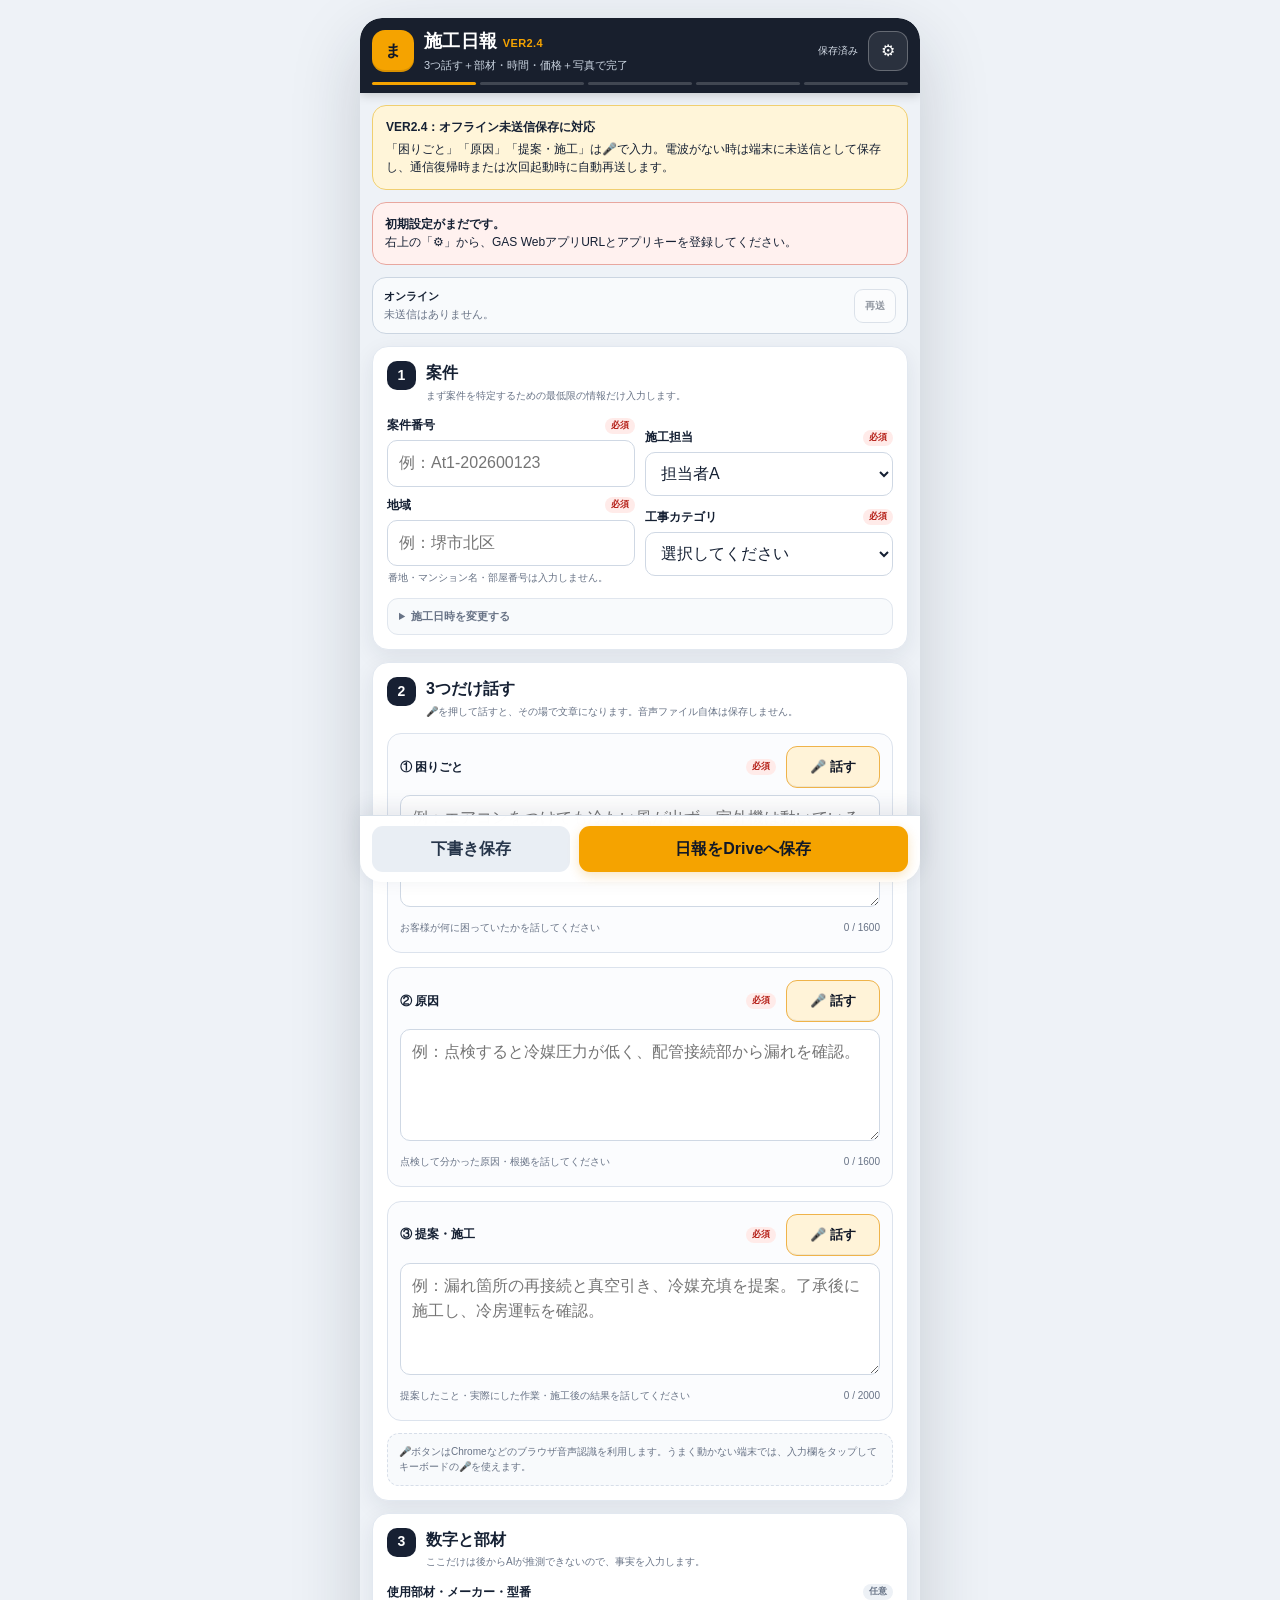
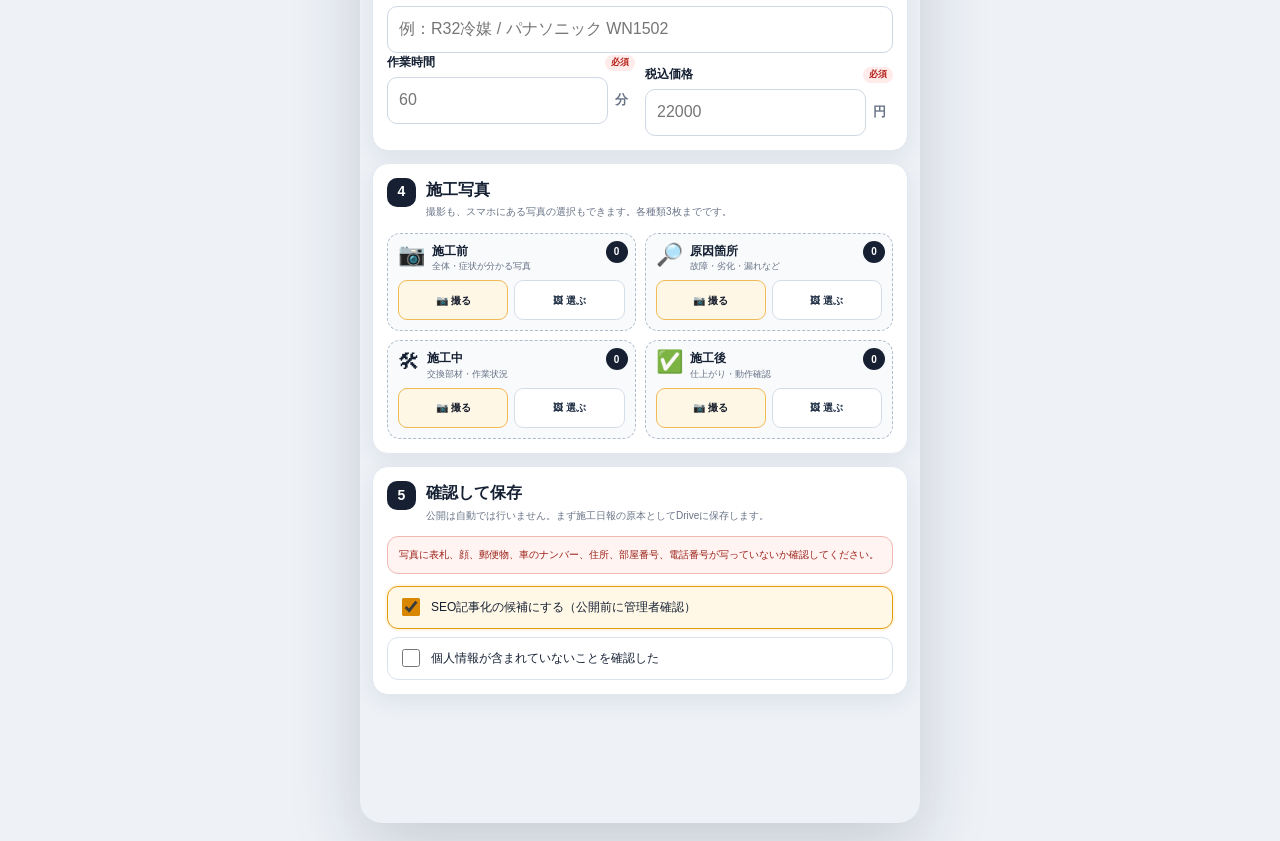
<file: massugu_report_github_public/index.html>
<!DOCTYPE html>
<html lang="ja">
<head>
  <meta charset="UTF-8">
  <meta name="viewport" content="width=device-width, initial-scale=1, viewport-fit=cover">
  <meta name="theme-color" content="#111827">
  <meta name="apple-mobile-web-app-capable" content="yes">
  <meta name="apple-mobile-web-app-status-bar-style" content="black-translucent">
  <meta name="description" content="施工担当者向けのスマホ施工日報入力アプリ">
  <link rel="manifest" href="./manifest.webmanifest">
  <link rel="icon" href="./icon-192.png">
  <title>施工日報 VER2.4</title>
  <style>
    :root {
      --ink: #152033;
      --muted: #687386;
      --line: #dce3ed;
      --panel: #ffffff;
      --bg: #eef2f7;
      --brand: #f5a300;
      --brand-deep: #d98700;
      --brand-soft: #fff5d9;
      --danger: #d93025;
      --danger-soft: #fff1ef;
      --success: #12835a;
      --success-soft: #eaf8f2;
      --info: #2856a8;
      --shadow: 0 7px 22px rgba(26, 42, 68, 0.08);
      --radius: 16px;
      --safe-bottom: env(safe-area-inset-bottom, 0px);
    }

    * { box-sizing: border-box; }
    html { scroll-behavior: smooth; }
    body {
      margin: 0;
      color: var(--ink);
      background: var(--bg);
      font-family: -apple-system, BlinkMacSystemFont, "Segoe UI", "Noto Sans JP", "Hiragino Kaku Gothic ProN", Meiryo, sans-serif;
      line-height: 1.55;
      -webkit-text-size-adjust: 100%;
    }

    button, input, select, textarea { font: inherit; }
    button { touch-action: manipulation; }
    a { color: var(--info); }

    .app-shell {
      width: min(100%, 560px);
      min-height: 100vh;
      margin: 0 auto;
      padding-bottom: calc(104px + var(--safe-bottom));
      background: var(--bg);
    }

    .topbar {
      position: sticky;
      top: 0;
      z-index: 30;
      color: #fff;
      background: rgba(17, 24, 39, 0.97);
      backdrop-filter: blur(12px);
      box-shadow: 0 2px 10px rgba(0,0,0,.18);
    }

    .topbar-main {
      min-height: 64px;
      padding: 10px 12px 8px;
      display: flex;
      align-items: center;
      gap: 10px;
    }

    .logo {
      width: 42px;
      height: 42px;
      flex: 0 0 42px;
      display: grid;
      place-items: center;
      border-radius: 13px;
      color: #111827;
      background: var(--brand);
      font-weight: 900;
      box-shadow: inset 0 -2px 0 rgba(0,0,0,.11);
    }

    .title-wrap { min-width: 0; flex: 1; }
    .title-wrap h1 { margin: 0; font-size: 18px; letter-spacing: .02em; }
    .title-wrap p { margin: 1px 0 0; font-size: 11px; color: #cbd5e1; white-space: nowrap; overflow: hidden; text-overflow: ellipsis; }

    .icon-button {
      width: 40px;
      height: 40px;
      border: 1px solid rgba(255,255,255,.28);
      border-radius: 12px;
      color: #fff;
      background: rgba(255,255,255,.08);
      cursor: pointer;
    }

    .save-state {
      min-width: 44px;
      font-size: 10px;
      color: #d6dee9;
      text-align: right;
    }

    .stepbar {
      display: grid;
      grid-template-columns: repeat(5, 1fr);
      gap: 4px;
      padding: 0 12px 8px;
    }
    .stepbar span {
      height: 3px;
      border-radius: 99px;
      background: rgba(255,255,255,.18);
    }
    .stepbar span.active { background: var(--brand); }

    main { padding: 12px; }

    .notice {
      margin-bottom: 12px;
      padding: 12px 13px;
      border: 1px solid #f0cf70;
      border-radius: 14px;
      background: var(--brand-soft);
      font-size: 12px;
    }
    .notice strong { display: block; margin-bottom: 3px; }

    .config-alert {
      display: none;
      margin-bottom: 12px;
      padding: 12px;
      border: 1px solid #e8a79f;
      border-radius: 14px;
      background: var(--danger-soft);
      font-size: 12px;
    }
    .config-alert.show { display: block; }

    .sync-alert {
      display: flex;
      align-items: center;
      gap: 10px;
      margin-bottom: 12px;
      padding: 10px 11px;
      border: 1px solid #cbd5e1;
      border-radius: 14px;
      background: #f8fafc;
      font-size: 11px;
    }
    .sync-alert.offline { border-color: #efc15a; background: #fff8e8; }
    .sync-alert.pending { border-color: #91b0e8; background: #eef5ff; }
    .sync-alert.syncing { border-color: #92d6bd; background: #eefaf5; }
    .sync-alert-main { min-width: 0; flex: 1; }
    .sync-alert-main strong { display: block; margin-bottom: 1px; font-size: 11px; }
    .sync-alert-main span { color: var(--muted); }
    .sync-retry-button {
      flex: 0 0 auto;
      min-height: 34px;
      padding: 6px 10px;
      border: 1px solid #b9c5d4;
      border-radius: 9px;
      background: #fff;
      color: var(--ink);
      font-size: 10px;
      font-weight: 750;
      cursor: pointer;
    }
    .sync-retry-button:disabled { opacity: .45; cursor: default; }

    .section-card {
      margin-bottom: 12px;
      padding: 14px;
      border: 1px solid #e2e8f0;
      border-radius: var(--radius);
      background: var(--panel);
      box-shadow: var(--shadow);
    }

    .section-head {
      display: flex;
      align-items: flex-start;
      gap: 10px;
      margin-bottom: 13px;
    }

    .section-number {
      width: 29px;
      height: 29px;
      flex: 0 0 29px;
      display: grid;
      place-items: center;
      border-radius: 10px;
      color: #fff;
      background: #172033;
      font-size: 14px;
      font-weight: 800;
    }

    .section-title { min-width: 0; }
    .section-title h2 { margin: 0; font-size: 16px; }
    .section-title p { margin: 2px 0 0; color: var(--muted); font-size: 10px; }

    .field { margin-top: 12px; }
    .field:first-child { margin-top: 0; }
    .field-row { display: grid; grid-template-columns: 1fr 1fr; gap: 10px; }

    label.field-label {
      display: flex;
      align-items: center;
      gap: 6px;
      margin-bottom: 5px;
      font-size: 12px;
      font-weight: 750;
    }

    .required, .optional {
      margin-left: auto;
      padding: 1px 6px;
      border-radius: 99px;
      font-size: 9px;
      font-weight: 750;
    }
    .required { color: #b51f17; background: #ffebe9; }
    .optional { color: #677386; background: #edf1f6; }

    input[type="text"], input[type="number"], input[type="datetime-local"], input[type="url"], input[type="password"], select, textarea {
      width: 100%;
      min-height: 44px;
      padding: 10px 11px;
      border: 1px solid #cfd8e4;
      border-radius: 10px;
      color: var(--ink);
      background: #fff;
      outline: none;
      transition: border-color .15s ease, box-shadow .15s ease;
    }
    textarea { min-height: 88px; resize: vertical; }
    input:focus, select:focus, textarea:focus {
      border-color: #f0a100;
      box-shadow: 0 0 0 3px rgba(245,163,0,.15);
    }
    input[readonly] { color: #5e6a7a; background: #f6f8fb; }
    .hint { margin: 4px 1px 0; color: var(--muted); font-size: 10px; }
    .counter { float: right; color: var(--muted); font-size: 10px; }

    .choice-list { display: grid; gap: 8px; }
    .choice-item {
      position: relative;
      display: flex;
      align-items: center;
      gap: 8px;
      min-height: 43px;
      padding: 8px 10px;
      border: 1px solid #dbe3ed;
      border-radius: 11px;
      background: #fff;
      cursor: pointer;
    }
    .choice-item:has(input:checked) {
      border-color: #e59b0a;
      background: #fff8e7;
      box-shadow: 0 0 0 2px rgba(245,163,0,.09);
    }
    .choice-item input { width: 18px; height: 18px; accent-color: var(--brand-deep); }
    .choice-item span { font-size: 12px; }

    .record-guide {
      padding: 10px 11px;
      border: 1px solid #d9e1eb;
      border-radius: 12px;
      background: #f8fafc;
      font-size: 11px;
    }
    .record-guide ol { margin: 6px 0 0; padding-left: 21px; }
    .record-guide li + li { margin-top: 3px; }

    .recorder {
      margin-top: 11px;
      padding: 12px;
      border: 1px solid #dbe3ed;
      border-radius: 14px;
      background: #fff;
    }
    .recorder-status {
      display: flex;
      align-items: center;
      justify-content: space-between;
      margin-bottom: 10px;
      font-size: 12px;
    }
    .record-dot {
      display: inline-block;
      width: 9px;
      height: 9px;
      margin-right: 6px;
      border-radius: 50%;
      background: #aab4c2;
    }
    .record-dot.live { background: #e33b31; animation: pulse 1.1s infinite; }
    @keyframes pulse { 50% { opacity: .35; transform: scale(.82); } }
    .timer { font-variant-numeric: tabular-nums; font-weight: 800; }
    .recorder-actions { display: grid; grid-template-columns: 1fr 1fr; gap: 8px; }
    .record-button, .stop-button, .secondary-button, .primary-button, .danger-button {
      min-height: 46px;
      padding: 9px 12px;
      border: 0;
      border-radius: 11px;
      font-weight: 800;
      cursor: pointer;
    }
    .record-button { color: #fff; background: #de3a31; }
    .stop-button { color: #fff; background: #4d5969; }
    .record-button:disabled, .stop-button:disabled { opacity: .4; cursor: not-allowed; }
    .secondary-button { color: #26354a; background: #e9eef4; }
    .primary-button { color: #111827; background: var(--brand); box-shadow: 0 4px 12px rgba(228,146,0,.24); }
    .danger-button { color: #b42318; background: #fff0ee; }

    .audio-result { display: none; margin-top: 10px; }
    .audio-result.show { display: block; }
    .audio-result audio { width: 100%; }
    .audio-meta { display: flex; justify-content: space-between; gap: 8px; margin-top: 5px; color: var(--muted); font-size: 10px; }
    .fallback-upload { margin-top: 10px; padding-top: 10px; border-top: 1px dashed #d8e0e9; }
    .fallback-upload input { width: 100%; font-size: 11px; }

    .photo-grid { display: grid; grid-template-columns: 1fr 1fr; gap: 9px; }
    .photo-card {
      position: relative;
      min-width: 0;
      padding: 10px;
      border: 1px dashed #aebccc;
      border-radius: 13px;
      background: #f8fafc;
    }
    .photo-card-head { display: flex; align-items: flex-start; gap: 7px; padding-right: 24px; margin-bottom: 8px; }
    .photo-icon { flex: 0 0 auto; font-size: 22px; line-height: 1; }
    .photo-card-title { min-width: 0; }
    .photo-card-title b { display: block; font-size: 12px; line-height: 1.2; }
    .photo-card-title small { display: block; margin-top: 2px; color: var(--muted); font-size: 9px; line-height: 1.35; }
    .photo-count { position: absolute; top: 7px; right: 7px; min-width: 22px; height: 22px; display: grid; place-items: center; border-radius: 99px; color: #fff; background: #172033; font-size: 10px; font-weight: 800; pointer-events: none; }
    .photo-actions { display: grid; grid-template-columns: 1fr 1fr; gap: 6px; }
    .photo-action {
      position: relative;
      min-height: 40px;
      display: flex;
      align-items: center;
      justify-content: center;
      gap: 4px;
      padding: 7px 5px;
      overflow: hidden;
      border: 1px solid #d5dee8;
      border-radius: 9px;
      color: #26354a;
      background: #fff;
      font-size: 10px;
      font-weight: 800;
      text-align: center;
      cursor: pointer;
      user-select: none;
      -webkit-tap-highlight-color: transparent;
    }
    .photo-action.camera { color: #111827; border-color: #f0ba57; background: #fff7e6; }
    .photo-action input { position: absolute; inset: 0; width: 100%; height: 100%; opacity: 0; cursor: pointer; }

    .preview-group { margin-top: 12px; }
    .preview-heading { margin: 0 0 6px; font-size: 11px; }
    .preview-list { display: grid; grid-template-columns: repeat(3, 1fr); gap: 7px; }
    .preview-item { position: relative; aspect-ratio: 1 / 1; overflow: hidden; border-radius: 10px; background: #e7edf4; }
    .preview-item img { width: 100%; height: 100%; object-fit: cover; }
    .preview-item button { position: absolute; top: 4px; right: 4px; width: 26px; height: 26px; border: 0; border-radius: 50%; color: #fff; background: rgba(17,24,39,.82); cursor: pointer; }
    .preview-tag { position: absolute; left: 4px; bottom: 4px; padding: 2px 5px; border-radius: 6px; color: #fff; background: rgba(17,24,39,.75); font-size: 8px; }

    .privacy-note {
      margin-top: 11px;
      padding: 10px 11px;
      border: 1px solid #f0b8b2;
      border-radius: 11px;
      color: #9b2018;
      background: #fff4f2;
      font-size: 10px;
    }

    .footer-actions {
      position: fixed;
      z-index: 35;
      left: 50%;
      bottom: 0;
      width: min(100%, 560px);
      transform: translateX(-50%);
      display: grid;
      grid-template-columns: .75fr 1.25fr;
      gap: 9px;
      padding: 10px 12px calc(10px + var(--safe-bottom));
      border-top: 1px solid #d8e0e9;
      background: rgba(255,255,255,.96);
      backdrop-filter: blur(14px);
      box-shadow: 0 -6px 22px rgba(26,42,68,.10);
    }

    .modal-backdrop {
      position: fixed;
      z-index: 100;
      inset: 0;
      display: none;
      align-items: flex-end;
      justify-content: center;
      padding: 18px 12px calc(18px + var(--safe-bottom));
      background: rgba(12,18,28,.58);
    }
    .modal-backdrop.show { display: flex; }
    .modal {
      width: min(100%, 520px);
      max-height: 88vh;
      overflow: auto;
      border-radius: 20px;
      background: #fff;
      box-shadow: 0 20px 60px rgba(0,0,0,.28);
    }
    .modal-head { position: sticky; top: 0; z-index: 1; display: flex; align-items: center; gap: 8px; padding: 14px 15px; border-bottom: 1px solid #e4e9f0; background: #fff; }
    .modal-head h3 { margin: 0; flex: 1; font-size: 17px; }
    .modal-close { width: 36px; height: 36px; border: 0; border-radius: 10px; background: #edf1f6; cursor: pointer; }
    .modal-body { padding: 14px 15px 16px; }
    .modal-actions { display: grid; grid-template-columns: 1fr 1fr; gap: 9px; margin-top: 14px; }

    .progress-wrap { margin: 14px 0; }
    .progress-track { height: 10px; overflow: hidden; border-radius: 99px; background: #e7ecf2; }
    .progress-bar { width: 0; height: 100%; border-radius: 99px; background: var(--brand); transition: width .25s ease; }
    .progress-label { margin-top: 7px; color: var(--muted); font-size: 11px; text-align: center; }

    .success-mark { width: 66px; height: 66px; display: grid; place-items: center; margin: 4px auto 12px; border-radius: 50%; color: #fff; background: var(--success); font-size: 34px; font-weight: 900; }
    .success-copy { text-align: center; }
    .success-copy h3 { margin: 0 0 5px; }
    .success-copy p { margin: 0; color: var(--muted); font-size: 12px; }
    .result-box { margin-top: 14px; padding: 11px; border-radius: 11px; background: #f4f7fa; font-size: 12px; word-break: break-all; }

    .toast {
      position: fixed;
      z-index: 200;
      left: 50%;
      bottom: calc(92px + var(--safe-bottom));
      width: min(calc(100% - 24px), 520px);
      transform: translate(-50%, 18px);
      padding: 11px 13px;
      border-radius: 12px;
      color: #fff;
      background: #172033;
      box-shadow: 0 10px 30px rgba(0,0,0,.22);
      opacity: 0;
      pointer-events: none;
      transition: opacity .2s ease, transform .2s ease;
      font-size: 12px;
    }
    .toast.show { opacity: 1; transform: translate(-50%, 0); }
    .toast.error { background: #b42318; }
    .toast.success { background: #13795b; }

    .sr-only { position: absolute !important; width: 1px !important; height: 1px !important; padding: 0 !important; margin: -1px !important; overflow: hidden !important; clip: rect(0,0,0,0) !important; white-space: nowrap !important; border: 0 !important; }

    @media (max-width: 390px) {
      .field-row { grid-template-columns: 1fr; }
      .photo-grid { grid-template-columns: 1fr 1fr; }
      .section-card { padding: 12px; }
    }

    @media (min-width: 700px) {
      body { padding: 18px 0; }
      .app-shell { min-height: calc(100vh - 36px); border-radius: 22px; overflow: hidden; box-shadow: 0 24px 70px rgba(23,32,51,.18); }
      .footer-actions { bottom: 18px; border-radius: 0 0 22px 22px; }
      .modal-backdrop { align-items: center; }
    }

    /* VER2: 音声→文字入力を主役にした簡易UI */
    .voice-field {
      margin-top: 14px;
      padding: 12px;
      border: 1px solid #dce3ed;
      border-radius: 14px;
      background: #fbfcfe;
      transition: border-color .15s ease, box-shadow .15s ease, background .15s ease;
    }
    .voice-field:first-of-type { margin-top: 0; }
    .voice-field.listening {
      border-color: #e6483d;
      background: #fff9f8;
      box-shadow: 0 0 0 3px rgba(230,72,61,.10);
    }
    .voice-field-head {
      display: flex;
      align-items: center;
      justify-content: space-between;
      gap: 10px;
      margin-bottom: 7px;
    }
    .voice-field-head .field-label { margin-bottom: 0; flex: 1; }
    .voice-button {
      flex: 0 0 auto;
      min-width: 94px;
      min-height: 42px;
      padding: 8px 12px;
      border: 1px solid #efb34a;
      border-radius: 11px;
      color: #111827;
      background: #fff3d8;
      font-size: 13px;
      font-weight: 850;
      cursor: pointer;
      box-shadow: inset 0 -1px 0 rgba(0,0,0,.06);
    }
    .voice-button.listening {
      color: #fff;
      border-color: #d73b31;
      background: #df4035;
      animation: pulse 1.1s infinite;
    }
    .voice-field textarea {
      min-height: 112px;
      background: #fff;
    }
    .voice-meta {
      min-height: 20px;
      display: flex;
      align-items: flex-start;
      justify-content: space-between;
      gap: 8px;
      margin-top: 5px;
      color: var(--muted);
      font-size: 10px;
    }
    .voice-meta > span:first-child { flex: 1; }
    .voice-meta .counter { float: none; flex: 0 0 auto; }
    .speech-note {
      margin-top: 12px;
      padding: 10px 11px;
      border: 1px dashed #d7dee9;
      border-radius: 12px;
      color: var(--muted);
      background: #f8fafc;
      font-size: 10px;
    }
    .speech-note.unsupported {
      border-color: #e6bd69;
      color: #7a5613;
      background: #fff8e9;
    }
    .compact-details {
      margin-top: 12px;
      padding: 9px 11px;
      border: 1px solid #e0e6ee;
      border-radius: 11px;
      background: #f8fafc;
    }
    .compact-details summary {
      color: var(--muted);
      font-size: 11px;
      font-weight: 700;
      cursor: pointer;
    }
    .unit-input {
      display: grid;
      grid-template-columns: 1fr auto;
      align-items: center;
      gap: 7px;
    }
    .unit-input span {
      min-width: 20px;
      color: var(--muted);
      font-size: 13px;
      font-weight: 750;
    }
    .compact-choice-list { margin-top: 12px; }
    @media (max-width: 390px) {
      .voice-field-head { align-items: flex-start; }
      .voice-button { min-width: 86px; padding-inline: 9px; }
    }

  </style>
</head>
<body>
  <div class="app-shell">
    <header class="topbar">
      <div class="topbar-main">
        <div class="logo" aria-hidden="true">ま</div>
        <div class="title-wrap">
          <h1>施工日報 <small style="font-size:11px;color:#f5a300;">VER2.4</small></h1>
          <p>3つ話す＋部材・時間・価格＋写真で完了</p>
        </div>
        <div class="save-state" id="saveState">保存済み</div>
        <button class="icon-button" id="settingsButton" type="button" aria-label="初期設定">⚙</button>
      </div>
      <div class="stepbar" aria-hidden="true">
        <span class="active"></span><span></span><span></span><span></span><span></span>
      </div>
    </header>

    <main>
      <div class="notice">
        <strong>VER2.4：オフライン未送信保存に対応</strong>
        「困りごと」「原因」「提案・施工」は🎤で入力。電波がない時は端末に未送信として保存し、通信復帰時または次回起動時に自動再送します。
      </div>

      <div class="config-alert" id="configAlert">
        <strong>初期設定がまだです。</strong><br>
        右上の「⚙」から、GAS WebアプリURLとアプリキーを登録してください。
      </div>

      <div class="sync-alert" id="syncAlert" hidden>
        <div class="sync-alert-main">
          <strong id="syncTitle">通信状態</strong>
          <span id="syncMessage">確認中です…</span>
        </div>
        <button class="sync-retry-button" id="retryQueueButton" type="button">再送</button>
      </div>

      <form id="reportForm" novalidate>
        <input id="reportId" name="reportId" type="hidden">

        <section class="section-card" id="section1">
          <div class="section-head">
            <div class="section-number">1</div>
            <div class="section-title">
              <h2>案件</h2>
              <p>まず案件を特定するための最低限の情報だけ入力します。</p>
            </div>
          </div>

          <div class="field-row">
            <div class="field">
              <label class="field-label" for="caseNumber">案件番号 <span class="required">必須</span></label>
              <input id="caseNumber" name="caseNumber" type="text" maxlength="80" placeholder="例：At1-202600123" required>
            </div>
            <div class="field">
              <label class="field-label" for="worker">施工担当 <span class="required">必須</span></label>
              <select id="worker" name="worker" required></select>
            </div>
          </div>

          <div class="field-row">
            <div class="field">
              <label class="field-label" for="publicArea">地域 <span class="required">必須</span></label>
              <input id="publicArea" name="publicArea" type="text" maxlength="80" placeholder="例：堺市北区" required>
              <p class="hint">番地・マンション名・部屋番号は入力しません。</p>
            </div>
            <div class="field">
              <label class="field-label" for="category">工事カテゴリ <span class="required">必須</span></label>
              <select id="category" name="category" required></select>
            </div>
          </div>

          <details class="compact-details">
            <summary>施工日時を変更する</summary>
            <div class="field">
              <label class="field-label" for="workDateTime">施工日時</label>
              <input id="workDateTime" name="workDateTime" type="datetime-local" required>
            </div>
          </details>
        </section>

        <section class="section-card" id="section2">
          <div class="section-head">
            <div class="section-number">2</div>
            <div class="section-title">
              <h2>3つだけ話す</h2>
              <p>🎤を押して話すと、その場で文章になります。音声ファイル自体は保存しません。</p>
            </div>
          </div>

          <div class="voice-field">
            <div class="voice-field-head">
              <label class="field-label" for="customerWords">① 困りごと <span class="required">必須</span></label>
              <button class="voice-button" type="button" data-voice-target="customerWords">🎤 話す</button>
            </div>
            <textarea id="customerWords" name="customerWords" maxlength="1600" placeholder="例：エアコンをつけても冷たい風が出ず、室外機は動いているとのご相談。" required></textarea>
            <div class="voice-meta">
              <span id="voiceStatus-customerWords">お客様が何に困っていたかを話してください</span>
              <span class="counter" data-counter-for="customerWords">0 / 1600</span>
            </div>
          </div>

          <div class="voice-field">
            <div class="voice-field-head">
              <label class="field-label" for="confirmedCause">② 原因 <span class="required">必須</span></label>
              <button class="voice-button" type="button" data-voice-target="confirmedCause">🎤 話す</button>
            </div>
            <textarea id="confirmedCause" name="confirmedCause" maxlength="1600" placeholder="例：点検すると冷媒圧力が低く、配管接続部から漏れを確認。" required></textarea>
            <div class="voice-meta">
              <span id="voiceStatus-confirmedCause">点検して分かった原因・根拠を話してください</span>
              <span class="counter" data-counter-for="confirmedCause">0 / 1600</span>
            </div>
          </div>

          <div class="voice-field">
            <div class="voice-field-head">
              <label class="field-label" for="proposalWork">③ 提案・施工 <span class="required">必須</span></label>
              <button class="voice-button" type="button" data-voice-target="proposalWork">🎤 話す</button>
            </div>
            <textarea id="proposalWork" name="proposalWork" maxlength="2000" placeholder="例：漏れ箇所の再接続と真空引き、冷媒充填を提案。了承後に施工し、冷房運転を確認。" required></textarea>
            <div class="voice-meta">
              <span id="voiceStatus-proposalWork">提案したこと・実際にした作業・施工後の結果を話してください</span>
              <span class="counter" data-counter-for="proposalWork">0 / 2000</span>
            </div>
          </div>

          <div class="speech-note" id="speechSupportNote">
            🎤ボタンはChromeなどのブラウザ音声認識を利用します。うまく動かない端末では、入力欄をタップしてキーボードの🎤を使えます。
          </div>
        </section>

        <section class="section-card" id="section3">
          <div class="section-head">
            <div class="section-number">3</div>
            <div class="section-title">
              <h2>数字と部材</h2>
              <p>ここだけは後からAIが推測できないので、事実を入力します。</p>
            </div>
          </div>

          <div class="field">
            <label class="field-label" for="partsUsed">使用部材・メーカー・型番 <span class="optional">任意</span></label>
            <input id="partsUsed" name="partsUsed" type="text" maxlength="900" placeholder="例：R32冷媒 / パナソニック WN1502">
          </div>

          <div class="field-row">
            <div class="field">
              <label class="field-label" for="durationMinutes">作業時間 <span class="required">必須</span></label>
              <div class="unit-input">
                <input id="durationMinutes" name="durationMinutes" type="number" min="1" max="1440" inputmode="numeric" placeholder="60" required>
                <span>分</span>
              </div>
            </div>
            <div class="field">
              <label class="field-label" for="price">税込価格 <span class="required">必須</span></label>
              <div class="unit-input">
                <input id="price" name="price" type="number" min="0" max="10000000" inputmode="numeric" placeholder="22000" required>
                <span>円</span>
              </div>
            </div>
          </div>
        </section>

        <section class="section-card" id="section4">
          <div class="section-head">
            <div class="section-number">4</div>
            <div class="section-title">
              <h2>施工写真</h2>
              <p>撮影も、スマホにある写真の選択もできます。各種類3枚までです。</p>
            </div>
          </div>

          <div class="photo-grid">
            <div class="photo-card">
              <span class="photo-count" id="count-before">0</span>
              <div class="photo-card-head">
                <span class="photo-icon">📷</span>
                <span class="photo-card-title"><b>施工前</b><small>全体・症状が分かる写真</small></span>
              </div>
              <div class="photo-actions">
                <label class="photo-action camera">📷 撮る<input class="photo-input" type="file" accept="image/*" capture="environment" data-category="before" aria-label="施工前写真を撮る"></label>
                <label class="photo-action">🖼 選ぶ<input class="photo-input" type="file" accept="image/*" multiple data-category="before" aria-label="施工前写真を端末から選ぶ"></label>
              </div>
            </div>
            <div class="photo-card">
              <span class="photo-count" id="count-cause">0</span>
              <div class="photo-card-head">
                <span class="photo-icon">🔎</span>
                <span class="photo-card-title"><b>原因箇所</b><small>故障・劣化・漏れなど</small></span>
              </div>
              <div class="photo-actions">
                <label class="photo-action camera">📷 撮る<input class="photo-input" type="file" accept="image/*" capture="environment" data-category="cause" aria-label="原因箇所の写真を撮る"></label>
                <label class="photo-action">🖼 選ぶ<input class="photo-input" type="file" accept="image/*" multiple data-category="cause" aria-label="原因箇所の写真を端末から選ぶ"></label>
              </div>
            </div>
            <div class="photo-card">
              <span class="photo-count" id="count-during">0</span>
              <div class="photo-card-head">
                <span class="photo-icon">🛠</span>
                <span class="photo-card-title"><b>施工中</b><small>交換部材・作業状況</small></span>
              </div>
              <div class="photo-actions">
                <label class="photo-action camera">📷 撮る<input class="photo-input" type="file" accept="image/*" capture="environment" data-category="during" aria-label="施工中写真を撮る"></label>
                <label class="photo-action">🖼 選ぶ<input class="photo-input" type="file" accept="image/*" multiple data-category="during" aria-label="施工中写真を端末から選ぶ"></label>
              </div>
            </div>
            <div class="photo-card">
              <span class="photo-count" id="count-after">0</span>
              <div class="photo-card-head">
                <span class="photo-icon">✅</span>
                <span class="photo-card-title"><b>施工後</b><small>仕上がり・動作確認</small></span>
              </div>
              <div class="photo-actions">
                <label class="photo-action camera">📷 撮る<input class="photo-input" type="file" accept="image/*" capture="environment" data-category="after" aria-label="施工後写真を撮る"></label>
                <label class="photo-action">🖼 選ぶ<input class="photo-input" type="file" accept="image/*" multiple data-category="after" aria-label="施工後写真を端末から選ぶ"></label>
              </div>
            </div>
          </div>

          <div class="preview-group" id="previewGroup" hidden>
            <p class="preview-heading">保存する写真</p>
            <div class="preview-list" id="previewList"></div>
          </div>
        </section>

        <section class="section-card" id="section5">
          <div class="section-head">
            <div class="section-number">5</div>
            <div class="section-title">
              <h2>確認して保存</h2>
              <p>公開は自動では行いません。まず施工日報の原本としてDriveに保存します。</p>
            </div>
          </div>

          <div class="privacy-note">
            写真に表札、顔、郵便物、車のナンバー、住所、部屋番号、電話番号が写っていないか確認してください。
          </div>

          <div class="choice-list compact-choice-list">
            <label class="choice-item"><input type="checkbox" id="articleCandidate" name="articleCandidate" checked><span>SEO記事化の候補にする（公開前に管理者確認）</span></label>
            <label class="choice-item"><input type="checkbox" id="privacyChecked" name="privacyChecked" required><span>個人情報が含まれていないことを確認した</span></label>
          </div>
        </section>
      </form>
    </main>
  </div>

  <div class="footer-actions">
    <button class="secondary-button" id="saveDraftButton" type="button">下書き保存</button>
    <button class="primary-button" id="submitButton" type="button">日報をDriveへ保存</button>
  </div>

  <div class="modal-backdrop" id="settingsModal" role="dialog" aria-modal="true" aria-labelledby="settingsTitle">
    <div class="modal">
      <div class="modal-head">
        <h3 id="settingsTitle">初期設定</h3>
        <button class="modal-close" type="button" data-close-modal="settingsModal" aria-label="閉じる">✕</button>
      </div>
      <div class="modal-body">
        <div class="field">
          <label class="field-label" for="settingEndpoint">GAS WebアプリURL <span class="required">必須</span></label>
          <input id="settingEndpoint" type="url" inputmode="url" placeholder="https://script.google.com/macros/s/…/exec">
          <p class="hint">必ず「/exec」で終わる本番URLを入力します。</p>
        </div>
        <div class="field">
          <label class="field-label" for="settingToken">アプリキー <span class="required">必須</span></label>
          <input id="settingToken" type="password" autocomplete="off" placeholder="setup()で発行されたキー">
          <p class="hint">端末内だけに保存します。HTMLファイルには書き込みません。</p>
        </div>
        <div class="field">
          <label class="field-label" for="settingWorkers">施工担当候補 <span class="optional">編集可</span></label>
          <input id="settingWorkers" type="text" placeholder="熊谷,瀬野,宮園">
        </div>
        <div class="field">
          <label class="field-label" for="settingCategories">工事カテゴリ候補 <span class="optional">編集可</span></label>
          <textarea id="settingCategories" style="min-height:74px" placeholder="コンセント・スイッチ,ブレーカー・分電盤,照明…"></textarea>
        </div>
        <div class="modal-actions">
          <button class="secondary-button" id="testConnectionButton" type="button">接続テスト</button>
          <button class="primary-button" id="saveSettingsButton" type="button">設定を保存</button>
        </div>
        <p class="hint" style="margin-top:10px;">端末を紛失した場合は、GAS側の <code>rotateAppToken()</code> でキーを再発行してください。</p>
      </div>
    </div>
  </div>

  <div class="modal-backdrop" id="uploadModal" role="dialog" aria-modal="true" aria-labelledby="uploadTitle">
    <div class="modal">
      <div class="modal-head"><h3 id="uploadTitle">Google Driveへ保存中</h3></div>
      <div class="modal-body">
        <p id="uploadMessage" style="margin:0;text-align:center;font-size:13px;">保存先を準備しています…</p>
        <div class="progress-wrap">
          <div class="progress-track"><div class="progress-bar" id="uploadProgressBar"></div></div>
          <div class="progress-label" id="uploadProgressLabel">0%</div>
        </div>
        <p class="hint" style="text-align:center;">画面を閉じずにお待ちください。失敗した場合も入力内容は端末に残ります。</p>
      </div>
    </div>
  </div>

  <div class="modal-backdrop" id="successModal" role="dialog" aria-modal="true" aria-labelledby="successTitle">
    <div class="modal">
      <div class="modal-head">
        <h3 id="successTitle">保存完了</h3>
        <button class="modal-close" type="button" data-close-modal="successModal" aria-label="閉じる">✕</button>
      </div>
      <div class="modal-body">
        <div class="success-mark">✓</div>
        <div class="success-copy">
          <h3>VER2の日報を保存しました</h3>
          <p>写真・report.jsonが同じDriveフォルダに入っています。</p>
        </div>
        <div class="result-box">
          <div><strong>日報ID：</strong><span id="successReportId"></span></div>
          <div style="margin-top:5px;"><a id="successFolderLink" href="#" target="_blank" rel="noopener">Google Driveの保存先を開く</a></div>
        </div>
        <div class="modal-actions">
          <button class="secondary-button" type="button" data-close-modal="successModal">閉じる</button>
          <button class="primary-button" id="newReportButton" type="button">次の日報を作る</button>
        </div>
      </div>
    </div>
  </div>

  <iframe id="gasUploadFrame" name="gasUploadFrame" class="sr-only" title="GAS upload response"></iframe>
  <div class="toast" id="toast" role="status" aria-live="polite"></div>

  <script>
  (() => {
    'use strict';

    const APP_VERSION = '2.4.0';
    const CONFIG_KEY = 'massuguReportConfig:v1';
    const DRAFT_KEY = 'massuguReportDraft:v2';
    const DB_NAME = 'massuguReportFiles';
    const DB_VERSION = 1;
    const STORE_NAME = 'attachments';
    const MAX_FILE_BYTES = 10 * 1024 * 1024;
    const MAX_TOTAL_PHOTOS = 12;
    const MAX_PHOTOS_PER_CATEGORY = 3;
    const DEFAULT_WORKERS = ['担当者A', '担当者B', '担当者C'];
    const DEFAULT_CATEGORIES = [
      'コンセント・スイッチ',
      'ブレーカー・分電盤',
      '照明・シーリング',
      '漏電・電気トラブル調査',
      'エアコン電源・専用回路',
      '配線・回路増設',
      'インターホン',
      'その他'
    ];
    const PHOTO_LABELS = { before: '施工前', cause: '原因箇所', during: '施工中', after: '施工後' };

    // VER2.4: 電気・エアコン工事でよく使う専門用語を SpeechRecognition にヒントとして渡します。
    // 対応ブラウザだけで有効になり、未対応ブラウザでは従来どおり通常認識で動作します。
    // boost=3.0 は強すぎない補正値として設定しています。
    const SPEECH_TERM_BOOST = 3.0;
    const ELECTRICAL_SPEECH_TERMS = [
      // 症状・原因
      '漏電', '絶縁', '絶縁不良', '絶縁抵抗', '接触不良', '断線', '短絡', 'ショート',
      '過電流', '過負荷', '電圧降下', '発熱', '焦げ', '焦げ臭い', '異臭', '火花',
      '漏れ箇所', '配線不良', '端子緩み', '端子の緩み', '劣化',

      // 測定・電気の基本語
      '電圧', '電流', '導通', '検電', 'テスター', 'メガー', '接地', 'アース',
      '単相', '三相', '単相二線', '単相三線', '100ボルト', '200ボルト',

      // 分電盤・回路
      '分電盤', 'ブレーカー', '漏電ブレーカー', '漏電遮断器', '主幹ブレーカー',
      '安全ブレーカー', '子ブレーカー', '配線用遮断器', '専用回路', '回路増設',
      '回路分け', '回路',

      // 配線・接続・部材
      '配線', '配線引き直し', 'ケーブル', 'VVF', 'CV', 'IV', '圧着', '圧着端子',
      'リングスリーブ', '差込コネクタ', 'ジョイントボックス', '端子台', '再接続',
      '接続', '結線', '絶縁処理', '配線処理',

      // コンセント・スイッチ・照明
      'コンセント', 'アース付きコンセント', '露出コンセント', '埋込コンセント',
      'スイッチ', 'プレート', '引掛シーリング', 'シーリング', 'ローゼット',
      '照明器具', 'LED', 'ダウンライト', '人感センサー', 'センサーライト',
      'インターホン', 'テレビドアホン',

      // 施工表現
      '交換', '取替え', '新設', '増設', '移設', '撤去', '復旧', '再施工', '再処理',
      '部品交換', '配線交換', 'コンセント交換', 'ブレーカー交換',

      // エアコン・冷媒まわり
      'エアコン', '室内機', '室外機', '冷媒', '冷媒漏れ', 'ガス漏れ', '冷媒充填',
      'ガス補充', '真空引き', 'フレア', 'フレア加工', 'フレアナット', '冷媒配管',
      '配管接続', '配管再接続', 'ドレン', 'ドレンホース', 'ドレン詰まり',
      'ポンプダウン', 'コンプレッサー', '圧縮機', 'コンデンサ', '基板', 'サーミスタ',
      '四方弁', '膨張弁', '熱交換器'
    ];

    let config = loadConfig();
    let photoItems = [];
    let saveTimer = null;
    let toastTimer = null;
    let isSubmitting = false;
    let activeRecognition = null;
    let activeVoiceTarget = '';
    let activeVoiceButton = null;
    const SpeechRecognitionApi = window.SpeechRecognition || window.webkitSpeechRecognition || null;
    const SpeechRecognitionPhraseApi = window.SpeechRecognitionPhrase || null;
    const pendingRequests = new Map();
    let isSyncingQueue = false;
    let queuedReportCount = 0;
    const QUEUED_REPORT_KIND = 'queuedReport';

    const $ = (selector, root = document) => root.querySelector(selector);
    const $$ = (selector, root = document) => Array.from(root.querySelectorAll(selector));

    document.addEventListener('DOMContentLoaded', init);

    async function init() {
      bindEvents();
      populateSettingsForm();
      refreshSelectOptions();
      await initializeDraft();
      updateConfigAlert();
      updateCounters();
      updateStepbar();
      registerServiceWorker();
      await requestPersistentStorage();
      await refreshSyncUi();
      if (navigator.onLine) setTimeout(() => processQueuedReports({ silent: true }), 900);
    }

    function bindEvents() {
      $('#settingsButton').addEventListener('click', () => openModal('settingsModal'));
      $('#saveSettingsButton').addEventListener('click', saveSettings);
      $('#testConnectionButton').addEventListener('click', testConnection);
      $('#saveDraftButton').addEventListener('click', () => saveDraftNow(true));
      $('#submitButton').addEventListener('click', submitReport);
      $('#newReportButton').addEventListener('click', startNewReport);

      $$('.photo-input').forEach(input => input.addEventListener('change', handlePhotoSelect));
      $$('[data-voice-target]').forEach(button => {
        button.addEventListener('click', () => toggleVoiceInput(button.dataset.voiceTarget, button));
      });

      $$('[data-close-modal]').forEach(button => button.addEventListener('click', () => closeModal(button.dataset.closeModal)));
      $$('.modal-backdrop').forEach(backdrop => backdrop.addEventListener('click', event => {
        if (event.target === backdrop && backdrop.id !== 'uploadModal') closeModal(backdrop.id);
      }));

      $('#reportForm').addEventListener('input', scheduleDraftSave);
      $('#reportForm').addEventListener('change', scheduleDraftSave);
      window.addEventListener('scroll', updateStepbar, { passive: true });
      window.addEventListener('message', handleBackendMessage);
      window.addEventListener('online', handleOnline);
      window.addEventListener('offline', handleOffline);
      $('#retryQueueButton').addEventListener('click', () => processQueuedReports({ silent: false }));
      window.addEventListener('pagehide', () => stopActiveSpeech(false));
    }

    async function initializeDraft() {
      const draft = safeJsonParse(storageGet(DRAFT_KEY), null);
      if (draft && draft.values) {
        restoreFormValues(draft.values);
      } else {
        resetFormDefaults();
      }

      const storedFiles = await idbGetAll();
      for (const item of storedFiles) {
        if (!item || !(item.blob instanceof Blob)) continue;
        if (item.kind === 'photo') {
          photoItems.push(item);
        } else if (item.kind === 'audio') {
          // VER1で残った録音データはVER2では使わないため端末から削除します。
          await idbDelete(item.id);
        }
      }
      renderPhotoPreviews();
      updateSpeechSupportNote();
    }

    function resetFormDefaults() {
      $('#reportForm').reset();
      $('#reportId').value = generateReportId();
      $('#workDateTime').value = toLocalDateTimeInput(new Date());
      const firstWorker = config.workers?.[0] || DEFAULT_WORKERS[0];
      $('#worker').value = firstWorker;
      if ($('#articleCandidate')) $('#articleCandidate').checked = true;
      $('#privacyChecked').checked = false;
      updateCounters();
    }

    function scheduleDraftSave() {
      $('#saveState').textContent = '未保存';
      clearTimeout(saveTimer);
      saveTimer = setTimeout(() => saveDraftNow(false), 700);
      updateCounters();
    }

    function saveDraftNow(showNotice) {
      const values = collectFormValues();
      storageSet(DRAFT_KEY, JSON.stringify({ version: APP_VERSION, savedAt: new Date().toISOString(), values }));
      $('#saveState').textContent = '保存済み';
      if (showNotice) showToast('端末に下書きを保存しました', 'success');
    }

    function collectFormValues() {
      const values = {};
      $$('#reportForm input, #reportForm select, #reportForm textarea').forEach(el => {
        if (!el.name && !el.id) return;
        const key = el.name || el.id;
        if (el.type === 'file') return;
        if (el.type === 'radio') {
          if (el.checked) values[key] = el.value;
        } else if (el.type === 'checkbox') {
          values[key] = el.checked;
        } else {
          values[key] = el.value;
        }
      });
      return values;
    }

    function restoreFormValues(values) {
      $$('#reportForm input, #reportForm select, #reportForm textarea').forEach(el => {
        const key = el.name || el.id;
        if (!(key in values) || el.type === 'file') return;
        if (el.type === 'radio') {
          el.checked = el.value === values[key];
        } else if (el.type === 'checkbox') {
          el.checked = Boolean(values[key]);
        } else {
          el.value = values[key];
        }
      });
      if (!$('#reportId').value) $('#reportId').value = generateReportId();
      if (!$('#workDateTime').value) $('#workDateTime').value = toLocalDateTimeInput(new Date());
    }

    function updateCounters() {
      $$('[data-counter-for]').forEach(counter => {
        const input = document.getElementById(counter.dataset.counterFor);
        if (!input) return;
        counter.textContent = `${input.value.length} / ${input.maxLength}`;
      });
    }

    function refreshSelectOptions() {
      config.workers = normalizeList(config.workers, DEFAULT_WORKERS);
      config.categories = normalizeList(config.categories, DEFAULT_CATEGORIES);
      setSelectOptions($('#worker'), config.workers, '選択してください');
      setSelectOptions($('#category'), config.categories, '選択してください');

      const draft = safeJsonParse(storageGet(DRAFT_KEY), null);
      if (draft?.values?.worker) $('#worker').value = draft.values.worker;
      if (draft?.values?.category) $('#category').value = draft.values.category;
    }

    function setSelectOptions(select, options, placeholder) {
      const current = select.value;
      select.innerHTML = `<option value="">${escapeHtml(placeholder)}</option>` + options.map(v => `<option value="${escapeAttr(v)}">${escapeHtml(v)}</option>`).join('');
      if (options.includes(current)) select.value = current;
    }

    function loadConfig() {
      const saved = safeJsonParse(storageGet(CONFIG_KEY), {});
      return {
        endpointUrl: typeof saved.endpointUrl === 'string' ? saved.endpointUrl : '',
        appToken: typeof saved.appToken === 'string' ? saved.appToken : '',
        workers: normalizeList(saved.workers, DEFAULT_WORKERS),
        categories: normalizeList(saved.categories, DEFAULT_CATEGORIES)
      };
    }

    function populateSettingsForm() {
      $('#settingEndpoint').value = config.endpointUrl || '';
      $('#settingToken').value = config.appToken || '';
      $('#settingWorkers').value = (config.workers || DEFAULT_WORKERS).join(',');
      $('#settingCategories').value = (config.categories || DEFAULT_CATEGORIES).join(',');
    }

    function saveSettings() {
      const endpointUrl = $('#settingEndpoint').value.trim();
      const appToken = $('#settingToken').value.trim();
      if (endpointUrl && !/^https:\/\/script\.google\.com\/macros\/s\/.+\/exec(?:\?.*)?$/i.test(endpointUrl)) {
        showToast('GASの本番WebアプリURL（/exec）を確認してください', 'error');
        return;
      }
      config = {
        endpointUrl,
        appToken,
        workers: normalizeList($('#settingWorkers').value, DEFAULT_WORKERS),
        categories: normalizeList($('#settingCategories').value, DEFAULT_CATEGORIES)
      };
      storageSet(CONFIG_KEY, JSON.stringify(config));
      refreshSelectOptions();
      updateConfigAlert();
      closeModal('settingsModal');
      showToast('初期設定を保存しました', 'success');
    }

    async function testConnection() {
      const endpointUrl = $('#settingEndpoint').value.trim();
      const appToken = $('#settingToken').value.trim();
      if (!endpointUrl || !appToken) {
        showToast('URLとアプリキーを入力してください', 'error');
        return;
      }
      const button = $('#testConnectionButton');
      button.disabled = true;
      button.textContent = '確認中…';
      try {
        const response = await postToGas({ action: 'ping', appToken }, { endpointUrl, timeoutMs: 45000 });
        showToast(`接続できました（Backend ${response.version || ''}）`, 'success');
      } catch (error) {
        showToast(`接続失敗：${error.message}`, 'error');
      } finally {
        button.disabled = false;
        button.textContent = '接続テスト';
      }
    }


    function updateSpeechSupportNote() {
      const note = $('#speechSupportNote');
      if (!note) return;
      if (!SpeechRecognitionApi) {
        note.classList.add('unsupported');
        note.textContent = 'このブラウザではページ内の🎤音声入力に対応していません。入力欄をタップして、Gboardなどキーボード側の🎤音声入力を使ってください。';
      } else {
        note.classList.remove('unsupported');
        if (SpeechRecognitionPhraseApi) {
          note.textContent = '🎤 Chromeなどのブラウザ音声認識を利用します。電気・エアコン工事の専門用語を優先認識する補正も有効です。';
        }
      }
    }

    // SpeechRecognition の result は「同じ index の途中結果が更新される」仕組みです。
    // Android Chrome では、前の確定文を含んだ長い候補が別 result として返ることもあります。
    // そこで文字列を都度 append せず、result index ごとに置き換えてから1本の文へ再構成します。
    function normalizeSpeechForCompare(value) {
      return String(value || '')
        .normalize('NFKC')
        .replace(/[\s\u3000、。,.，．・!！?？「」『』（）()]/g, '')
        .toLowerCase();
    }

    function mergeRecognitionText(base, next) {
      const a = String(base || '').trim();
      const b = String(next || '').trim();
      if (!a) return b;
      if (!b) return a;

      const ca = normalizeSpeechForCompare(a);
      const cb = normalizeSpeechForCompare(b);
      if (!ca) return b;
      if (!cb) return a;

      // 表記揺れ（空白・句読点）を無視して、同じ内容や「前文を含む長い候補」を1つにする。
      if (ca === cb) return b.length >= a.length ? b : a;
      if (cb.startsWith(ca) || cb.includes(ca)) return b;
      if (ca.startsWith(cb) || ca.includes(cb)) return a;

      // 通常の「前の末尾 = 次の先頭」の重なりも吸収する。
      const maxOverlap = Math.min(a.length, b.length);
      for (let n = maxOverlap; n >= 3; n--) {
        if (normalizeSpeechForCompare(a.slice(-n)) === normalizeSpeechForCompare(b.slice(0, n))) {
          return a + b.slice(n);
        }
      }
      return a + b;
    }

    function applyElectricalSpeechBias(recognition) {
      // SpeechRecognition.phrases / SpeechRecognitionPhrase は実験的APIのため、
      // 対応しているブラウザだけで設定します。未対応時は何もせず通常認識へフォールバックします。
      if (!recognition || !SpeechRecognitionPhraseApi || !('phrases' in recognition)) return false;
      try {
        recognition.phrases = ELECTRICAL_SPEECH_TERMS.map(
          term => new SpeechRecognitionPhraseApi(term, SPEECH_TERM_BOOST)
        );
        return true;
      } catch (error) {
        console.debug('Speech contextual bias is unavailable:', error);
        return false;
      }
    }

    function toggleVoiceInput(targetId, button) {
      if (activeRecognition && activeVoiceTarget === targetId) {
        stopActiveSpeech(true);
        return;
      }
      if (activeRecognition) stopActiveSpeech(true);

      const textarea = document.getElementById(targetId);
      if (!textarea) return;

      if (!SpeechRecognitionApi) {
        textarea.focus();
        updateSpeechSupportNote();
        showToast('この端末ではページ内🎤が使えません。キーボードの🎤をご利用ください', 'error', 5000);
        return;
      }

      const recognition = new SpeechRecognitionApi();
      recognition.lang = 'ja-JP';
      recognition.interimResults = true;
      recognition.maxAlternatives = 1;
      applyElectricalSpeechBias(recognition);
      try { recognition.continuous = true; } catch (_) {}

      const initialText = textarea.value.trim();
      // result index ごとの最新文字列を保存。途中結果が更新されたら同じ index を上書きする。
      const speechSegments = [];

      activeRecognition = recognition;
      activeVoiceTarget = targetId;
      activeVoiceButton = button;

      const field = button.closest('.voice-field');
      const status = document.getElementById(`voiceStatus-${targetId}`);
      field?.classList.add('listening');
      button.classList.add('listening');
      button.textContent = '■ 停止';
      if (status) status.textContent = '🔴 聞いています… 話し終わったら「停止」';

      recognition.onresult = event => {
        // 変更された result だけ更新し、過去の result は append し直さない。
        const from = Number.isInteger(event.resultIndex) ? event.resultIndex : 0;
        for (let i = from; i < event.results.length; i++) {
          const result = event.results[i];
          const transcript = String(result?.[0]?.transcript || '').trim();
          speechSegments[i] = {
            text: transcript,
            isFinal: Boolean(result?.isFinal)
          };
        }
        // ブラウザ側で results が短くなった場合に古い候補を残さない。
        speechSegments.length = event.results.length;

        let finalText = '';
        let interimText = '';
        for (const segment of speechSegments) {
          if (!segment?.text) continue;
          if (segment.isFinal) finalText = mergeRecognitionText(finalText, segment.text);
          else interimText = mergeRecognitionText(interimText, segment.text);
        }

        // Chrome が「確定文を丸ごと含む途中候補」を返しても、ここで長い方1つにまとめる。
        const spoken = mergeRecognitionText(finalText, interimText).trim();
        textarea.value = [initialText, spoken].filter(Boolean).join(initialText && spoken ? '\n' : '');
        textarea.dispatchEvent(new Event('input', { bubbles: true }));
      };

      recognition.onerror = event => {
        const code = event.error || '';
        if (code === 'not-allowed' || code === 'service-not-allowed') {
          showToast('マイクの使用が許可されていません。ブラウザのサイト設定からマイクを許可してください', 'error', 6000);
        } else if (code !== 'no-speech' && code !== 'aborted') {
          showToast(`音声入力エラー：${code || '認識できませんでした'}`, 'error', 5000);
        }
      };

      recognition.onend = () => {
        if (activeRecognition !== recognition) return;
        finishVoiceUi(targetId, button);
        activeRecognition = null;
        activeVoiceTarget = '';
        activeVoiceButton = null;
        scheduleDraftSave();
      };

      try {
        recognition.start();
      } catch (error) {
        finishVoiceUi(targetId, button);
        activeRecognition = null;
        activeVoiceTarget = '';
        activeVoiceButton = null;
        textarea.focus();
        showToast('音声入力を開始できませんでした。少し待ってからもう一度押してください', 'error');
      }
    }

    function stopActiveSpeech(commit = true) {
      if (!activeRecognition) return;
      const recognition = activeRecognition;
      try {
        if (commit && typeof recognition.stop === 'function') recognition.stop();
        else if (typeof recognition.abort === 'function') recognition.abort();
      } catch (_) {
        if (activeVoiceTarget && activeVoiceButton) finishVoiceUi(activeVoiceTarget, activeVoiceButton);
        activeRecognition = null;
        activeVoiceTarget = '';
        activeVoiceButton = null;
      }
    }

    function finishVoiceUi(targetId, button) {
      const field = button?.closest('.voice-field');
      const status = document.getElementById(`voiceStatus-${targetId}`);
      field?.classList.remove('listening');
      button?.classList.remove('listening');
      if (button) button.textContent = '🎤 話す';
      const defaultMessages = {
        customerWords: 'お客様が何に困っていたかを話してください',
        confirmedCause: '点検して分かった原因・根拠を話してください',
        proposalWork: '提案したこと・実際にした作業・施工後の結果を話してください'
      };
      if (status) status.textContent = defaultMessages[targetId] || '音声入力できます';
    }

    function updateConfigAlert() {
      $('#configAlert').classList.toggle('show', !config.endpointUrl || !config.appToken);
    }

    async function handlePhotoSelect(event) {
      const category = event.target.dataset.category;
      const files = Array.from(event.target.files || []);
      event.target.value = '';
      if (!files.length) return;

      const currentCategoryCount = photoItems.filter(item => item.category === category).length;
      const categoryRemaining = MAX_PHOTOS_PER_CATEGORY - currentCategoryCount;
      const totalRemaining = MAX_TOTAL_PHOTOS - photoItems.length;
      const accepted = files.slice(0, Math.max(0, Math.min(categoryRemaining, totalRemaining)));
      if (!accepted.length) {
        showToast(`写真は各項目${MAX_PHOTOS_PER_CATEGORY}枚、合計${MAX_TOTAL_PHOTOS}枚までです`, 'error');
        return;
      }

      showToast('写真を圧縮しています…');
      for (const file of accepted) {
        try {
          const compressed = await compressImage(file, 1600, 0.82);
          const seq = photoItems.filter(item => item.category === category).length + 1;
          const item = {
            id: `photo-${category}-${cryptoRandomId()}`,
            kind: 'photo',
            category,
            filename: `${category}-${String(seq).padStart(2, '0')}.jpg`,
            originalName: file.name || '',
            mimeType: 'image/jpeg',
            blob: compressed,
            createdAt: new Date().toISOString()
          };
          photoItems.push(item);
          await idbPut(item);
        } catch (error) {
          showToast(`写真を処理できません：${file.name || error.message}`, 'error');
        }
      }
      renderPhotoPreviews();
      scheduleDraftSave();
      showToast('写真を端末に保存しました', 'success');
    }

    async function compressImage(file, maxDimension, quality) {
      if (!file.type.startsWith('image/')) throw new Error('画像ファイルではありません');
      const bitmap = await loadImageBitmap(file);
      const sourceWidth = bitmap.width;
      const sourceHeight = bitmap.height;
      const scale = Math.min(1, maxDimension / Math.max(sourceWidth, sourceHeight));
      const width = Math.max(1, Math.round(sourceWidth * scale));
      const height = Math.max(1, Math.round(sourceHeight * scale));
      const canvas = document.createElement('canvas');
      canvas.width = width;
      canvas.height = height;
      const ctx = canvas.getContext('2d', { alpha: false });
      ctx.fillStyle = '#ffffff';
      ctx.fillRect(0, 0, width, height);
      ctx.drawImage(bitmap, 0, 0, width, height);
      if (typeof bitmap.close === 'function') bitmap.close();
      const blob = await new Promise((resolve, reject) => canvas.toBlob(value => value ? resolve(value) : reject(new Error('画像圧縮に失敗しました')), 'image/jpeg', quality));
      if (blob.size > MAX_FILE_BYTES) throw new Error('圧縮後も10MBを超えています');
      return blob;
    }

    async function loadImageBitmap(file) {
      if ('createImageBitmap' in window) {
        try { return await createImageBitmap(file, { imageOrientation: 'from-image' }); } catch (_) {}
      }
      return new Promise((resolve, reject) => {
        const url = URL.createObjectURL(file);
        const image = new Image();
        image.onload = () => {
          URL.revokeObjectURL(url);
          resolve(image);
        };
        image.onerror = () => {
          URL.revokeObjectURL(url);
          reject(new Error('画像を読み込めません'));
        };
        image.src = url;
      });
    }

    function renderPhotoPreviews() {
      const list = $('#previewList');
      list.innerHTML = '';
      photoItems.forEach(item => {
        if (item.previewUrl) URL.revokeObjectURL(item.previewUrl);
        item.previewUrl = URL.createObjectURL(item.blob);
        const wrapper = document.createElement('div');
        wrapper.className = 'preview-item';
        wrapper.innerHTML = `
          <img src="${item.previewUrl}" alt="${escapeAttr(PHOTO_LABELS[item.category] || '施工写真')}">
          <span class="preview-tag">${escapeHtml(PHOTO_LABELS[item.category] || item.category)}</span>
          <button type="button" aria-label="写真を削除">✕</button>`;
        wrapper.querySelector('button').addEventListener('click', () => removePhoto(item.id));
        list.appendChild(wrapper);
      });
      $('#previewGroup').hidden = photoItems.length === 0;
      Object.keys(PHOTO_LABELS).forEach(category => {
        $(`#count-${category}`).textContent = String(photoItems.filter(item => item.category === category).length);
      });
    }

    async function removePhoto(id) {
      const index = photoItems.findIndex(item => item.id === id);
      if (index < 0) return;
      const [item] = photoItems.splice(index, 1);
      if (item.previewUrl) URL.revokeObjectURL(item.previewUrl);
      await idbDelete(id);
      renumberPhotoFilenames();
      renderPhotoPreviews();
      scheduleDraftSave();
    }

    async function renumberPhotoFilenames() {
      for (const category of Object.keys(PHOTO_LABELS)) {
        const items = photoItems.filter(item => item.category === category);
        for (let i = 0; i < items.length; i++) {
          items[i].filename = `${category}-${String(i + 1).padStart(2, '0')}.jpg`;
          await idbPut(stripPreviewUrl(items[i]));
        }
      }
    }

    async function submitReport() {
      if (isSubmitting) return;
      if (activeRecognition) {
        stopActiveSpeech(true);
        showToast('音声入力を停止しました。内容を確認して、もう一度「Driveへ保存」を押してください', '', 4500);
        return;
      }
      saveDraftNow(false);
      const validationError = validateForm();
      if (validationError) {
        showToast(validationError.message, 'error');
        validationError.element?.scrollIntoView({ behavior: 'smooth', block: 'center' });
        validationError.element?.focus({ preventScroll: true });
        return;
      }
      if (!config.endpointUrl || !config.appToken) {
        openModal('settingsModal');
        showToast('先にGASの初期設定を行ってください', 'error');
        return;
      }
      if (photoItems.length === 0 && !confirm('施工写真が1枚もありません。このまま保存しますか？')) return;

      const metadata = buildMetadata();
      const files = photoItems.map(item => ({ ...stripPreviewUrl(item), uploadKind: 'photo' }));

      isSubmitting = true;
      $('#submitButton').disabled = true;

      try {
        if (!navigator.onLine) {
          await queueReportForLater(metadata, files, 'オフライン');
          await finishQueuedCurrentReport();
          showToast('電波がないため未送信として端末に保存しました。通信復帰時に自動再送します。', 'success', 6500);
          return;
        }

        openModal('uploadModal');
        updateUploadProgress(2, '保存先を準備しています…');
        const result = await uploadReportPayload(metadata, files, { showProgress: true, allowAlreadySaved: false });
        updateUploadProgress(100, '保存しました');
        await clearLocalDraftAndFiles();
        refreshSelectOptions();
        resetFormDefaults();
        renderPhotoPreviews();
        saveDraftNow(false);
        setTimeout(() => {
          closeModal('uploadModal');
          showSuccess(metadata.reportId, result.folderUrl || '');
        }, 350);
      } catch (error) {
        closeModal('uploadModal');
        if (!navigator.onLine || error?.isTransportError === true) {
          try {
            await queueReportForLater(metadata, files, error?.message || '通信エラー');
            await finishQueuedCurrentReport();
            showToast('通信が不安定なため未送信として端末に保存しました。復帰後に自動再送します。', 'success', 6500);
          } catch (queueError) {
            showToast(`通信失敗＋端末保存にも失敗しました：${queueError.message}`, 'error', 8000);
          }
        } else {
          showToast(`保存できませんでした：${error.message}`, 'error', 7000);
        }
      } finally {
        isSubmitting = false;
        $('#submitButton').disabled = false;
        await refreshSyncUi();
      }
    }

    async function uploadReportPayload(metadata, files, options = {}) {
      const showProgress = options.showProgress === true;
      const allowAlreadySaved = options.allowAlreadySaved === true;
      let start;
      try {
        start = await postToGas({
          action: 'start',
          appToken: config.appToken,
          reportId: metadata.reportId,
          workDateTime: metadata.workDateTime
        });
      } catch (error) {
        if (allowAlreadySaved && /既に保存済み|保存済み/.test(String(error?.message || ''))) {
          return { alreadySaved: true, folderUrl: '' };
        }
        throw error;
      }

      const manifest = [];
      const denominator = Math.max(1, files.length + 2);
      for (let i = 0; i < files.length; i++) {
        const item = files[i];
        const label = PHOTO_LABELS[item.category] || '写真';
        if (showProgress) updateUploadProgress(Math.round(((i + 1) / denominator) * 88), `${label}を保存中（${i + 1}/${files.length}）`);
        const base64 = await blobToBase64WebSafe(item.blob);
        const uploaded = await postToGas({
          action: 'upload',
          appToken: config.appToken,
          reportId: metadata.reportId,
          folderId: start.folderId,
          sessionId: start.sessionId,
          fileName: item.filename,
          mimeType: item.mimeType || item.blob.type || 'application/octet-stream',
          fileCategory: item.category || item.uploadKind,
          fileKind: item.uploadKind,
          base64
        }, { timeoutMs: 150000 });
        manifest.push({
          id: uploaded.fileId,
          name: uploaded.fileName,
          kind: item.uploadKind,
          category: item.category || item.uploadKind,
          mimeType: item.mimeType || item.blob.type || '',
          size: item.blob.size,
          originalName: item.originalName || '',
          durationSeconds: item.durationSeconds || 0
        });
      }

      if (showProgress) updateUploadProgress(94, '日報JSONと管理台帳を作成中…');
      const finalized = await postToGas({
        action: 'finalize',
        appToken: config.appToken,
        reportId: metadata.reportId,
        folderId: start.folderId,
        sessionId: start.sessionId,
        metadataJson: JSON.stringify(metadata),
        manifestJson: JSON.stringify(manifest)
      }, { timeoutMs: 120000 });

      return { finalized, start, folderUrl: finalized.folderUrl || start.folderUrl || '' };
    }

    async function queueReportForLater(metadata, files, reason = '') {
      const queued = {
        id: `queue:${metadata.reportId}`,
        kind: QUEUED_REPORT_KIND,
        reportId: metadata.reportId,
        queuedAt: new Date().toISOString(),
        attempts: 0,
        lastAttemptAt: '',
        lastError: reason,
        metadata,
        files: files.map(item => ({ ...stripPreviewUrl(item) }))
      };
      await idbPutStrict(queued);
      await refreshSyncUi();
    }

    async function finishQueuedCurrentReport() {
      await clearLocalDraftAndFiles();
      refreshSelectOptions();
      resetFormDefaults();
      renderPhotoPreviews();
      saveDraftNow(false);
      await refreshSyncUi();
    }

    async function processQueuedReports(options = {}) {
      if (isSyncingQueue || !navigator.onLine) {
        await refreshSyncUi();
        if (!navigator.onLine && options.silent !== true) showToast('現在オフラインです。通信復帰後に再送します。', '', 4500);
        return;
      }
      if (!config.endpointUrl || !config.appToken) {
        await refreshSyncUi();
        if (options.silent !== true) showToast('未送信があります。先にGASの初期設定を確認してください。', 'error', 5500);
        return;
      }

      const queue = await getQueuedReports();
      if (queue.length === 0) {
        await refreshSyncUi();
        if (options.silent !== true) showToast('未送信の日報はありません', 'success');
        return;
      }

      isSyncingQueue = true;
      await refreshSyncUi();
      let sent = 0;
      let failed = null;
      try {
        for (const item of queue) {
          if (!navigator.onLine) break;
          item.attempts = Number(item.attempts || 0) + 1;
          item.lastAttemptAt = new Date().toISOString();
          item.lastError = '';
          await idbPutStrict(item);
          try {
            await uploadReportPayload(item.metadata, item.files || [], { showProgress: false, allowAlreadySaved: true });
            await idbDelete(item.id);
            sent++;
          } catch (error) {
            item.lastError = String(error?.message || error || '再送失敗');
            await idbPutStrict(item);
            failed = error;
            break;
          }
        }
      } finally {
        isSyncingQueue = false;
        await refreshSyncUi();
      }

      if (sent > 0) showToast(`未送信の日報を${sent}件Driveへ再送しました`, 'success', 5500);
      if (failed && options.silent !== true) showToast(`再送できませんでした：${failed.message}`, 'error', 6500);
    }

    async function getQueuedReports() {
      const all = await idbGetAll();
      return all
        .filter(item => item?.kind === QUEUED_REPORT_KIND && item.metadata)
        .sort((a, b) => String(a.queuedAt || '').localeCompare(String(b.queuedAt || '')));
    }

    async function refreshSyncUi() {
      const queue = await getQueuedReports();
      queuedReportCount = queue.length;
      const online = navigator.onLine;
      const alert = $('#syncAlert');
      const title = $('#syncTitle');
      const message = $('#syncMessage');
      const retry = $('#retryQueueButton');
      const submit = $('#submitButton');

      alert.classList.remove('offline', 'pending', 'syncing');
      if (isSyncingQueue) {
        alert.hidden = false;
        alert.classList.add('syncing');
        title.textContent = `未送信 ${queue.length}件を再送中`;
        message.textContent = 'アプリを閉じずにお待ちください。';
      } else if (!online) {
        alert.hidden = false;
        alert.classList.add('offline');
        title.textContent = queue.length ? `オフライン・未送信 ${queue.length}件` : 'オフライン';
        message.textContent = '日報は端末に保存できます。電波が戻ると自動再送します。';
      } else if (queue.length > 0) {
        alert.hidden = false;
        alert.classList.add('pending');
        title.textContent = `未送信 ${queue.length}件`;
        const lastError = queue.find(item => item.lastError)?.lastError || '';
        message.textContent = lastError ? `再送待ち：${lastError}` : '通信は復帰しています。自動再送を待つか「再送」を押せます。';
      } else {
        alert.hidden = true;
        title.textContent = 'オンライン';
        message.textContent = '未送信はありません。';
      }

      retry.disabled = !online || isSyncingQueue || queue.length === 0;
      submit.textContent = online ? '日報をDriveへ保存' : '未送信として端末保存';
    }

    function handleOnline() {
      refreshSyncUi();
      showToast('通信が復帰しました。未送信の日報を確認します。', 'success', 3500);
      setTimeout(() => processQueuedReports({ silent: true }), 500);
    }

    function handleOffline() {
      refreshSyncUi();
      showToast('オフラインになりました。送信時は端末に未送信保存します。', '', 4500);
    }

    async function requestPersistentStorage() {
      try {
        if (navigator.storage?.persist) await navigator.storage.persist();
      } catch (_) {}
    }

    function validateForm() {
      const requiredIds = [
        'workDateTime', 'caseNumber', 'worker', 'publicArea', 'category',
        'customerWords', 'confirmedCause', 'proposalWork', 'durationMinutes', 'price', 'privacyChecked'
      ];
      for (const id of requiredIds) {
        const el = document.getElementById(id);
        if (!el) continue;
        const invalid = el.type === 'checkbox' ? !el.checked : !String(el.value || '').trim();
        if (invalid) {
          return { element: el, message: `「${fieldLabelFor(el)}」を入力・確認してください` };
        }
      }
      const price = Number($('#price').value);
      const duration = Number($('#durationMinutes').value);
      if (!Number.isFinite(price) || price < 0) return { element: $('#price'), message: '税込価格を正しく入力してください' };
      if (!Number.isFinite(duration) || duration <= 0) return { element: $('#durationMinutes'), message: '作業時間を正しく入力してください' };
      return null;
    }

    function fieldLabelFor(el) {
      const label = document.querySelector(`label[for="${CSS.escape(el.id)}"]`) || el.closest('label');
      return (label?.childNodes?.[0]?.textContent || label?.textContent || el.id).trim();
    }

    function buildMetadata() {
      const formData = new FormData($('#reportForm'));
      const get = key => String(formData.get(key) || '').trim();
      const proposalWork = get('proposalWork');
      const cause = get('confirmedCause');
      const articleCandidate = $('#articleCandidate')?.checked === true;

      return {
        schemaVersion: '2.0',
        clientVersion: APP_VERSION,
        reportId: get('reportId'),
        createdAt: new Date().toISOString(),
        workDateTime: get('workDateTime'),
        caseNumber: get('caseNumber'),
        worker: get('worker'),
        publicArea: get('publicArea'),
        category: get('category'),

        // VER2の中心データ
        problem: get('customerWords'),
        cause: cause,
        proposalWork: proposalWork,
        partsUsed: get('partsUsed'),
        durationMinutes: Number(get('durationMinutes')),
        priceTaxIncluded: Number(get('price')),
        articleCandidate: articleCandidate,

        // 既存GAS v1との互換用。GAS側は変更せずそのまま使えます。
        customerWords: get('customerWords'),
        symptomCondition: '',
        urgency: '',
        inspectedPoints: cause,
        confirmedCause: cause,
        causeCertainty: '施工担当の現場報告',
        optionsProposed: proposalWork,
        workPerformed: proposalWork,
        workResult: proposalWork,
        futureAdvice: '',

        publicationPermissions: {
          area: articleCandidate,
          price: articleCandidate,
          photos: articleCandidate,
          customerExplanation: false,
          privacyChecked: $('#privacyChecked').checked
        },
        attachmentSummary: {
          audio: false,
          photoCount: photoItems.length,
          photoCategories: Object.fromEntries(Object.keys(PHOTO_LABELS).map(category => [category, photoItems.filter(item => item.category === category).length]))
        },
        aiStatus: articleCandidate ? 'WAITING' : 'NOT_REQUESTED',
        articleStatus: 'NOT_CREATED'
      };
    }

    function postToGas(fields, options = {}) {
      const endpointUrl = options.endpointUrl || config.endpointUrl;
      const timeoutMs = options.timeoutMs || 90000;
      if (!endpointUrl) return Promise.reject(new Error('GAS WebアプリURLが未設定です'));
      const requestId = `req-${Date.now()}-${cryptoRandomId()}`;
      const payload = { ...fields, requestId, clientVersion: APP_VERSION };

      return new Promise((resolve, reject) => {
        const timeout = setTimeout(() => {
          pendingRequests.delete(requestId);
          const error = new Error('GASから応答がありません。通信状態・WebアプリURL・公開設定を確認してください。');
          error.isTransportError = true;
          reject(error);
        }, timeoutMs);
        pendingRequests.set(requestId, { resolve, reject, timeout });

        const form = document.createElement('form');
        form.method = 'POST';
        form.action = endpointUrl;
        form.target = 'gasUploadFrame';
        form.acceptCharset = 'UTF-8';
        form.style.display = 'none';
        for (const [key, value] of Object.entries(payload)) {
          const input = document.createElement('input');
          input.type = 'hidden';
          input.name = key;
          input.value = value == null ? '' : String(value);
          form.appendChild(input);
        }
        document.body.appendChild(form);
        try {
          form.submit();
        } catch (error) {
          clearTimeout(timeout);
          pendingRequests.delete(requestId);
          form.remove();
          error.isTransportError = true;
          reject(error);
          return;
        }
        setTimeout(() => form.remove(), timeoutMs + 1000);
      });
    }

    function handleBackendMessage(event) {
      const allowedOrigin = event.origin === 'https://script.google.com' || /^https:\/\/([a-z0-9-]+\.)*googleusercontent\.com$/i.test(event.origin || '');
      if (!allowedOrigin) return;
      const data = event.data;
      if (!data || data.source !== 'massugu-report-backend' || !data.requestId) return;
      const pending = pendingRequests.get(data.requestId);
      if (!pending) return;
      clearTimeout(pending.timeout);
      pendingRequests.delete(data.requestId);
      if (data.ok) pending.resolve(data);
      else pending.reject(new Error(data.error || 'GAS処理に失敗しました'));
    }

    async function blobToBase64WebSafe(blob) {
      if (blob.size > MAX_FILE_BYTES) throw new Error(`${blob.name || 'ファイル'}が10MBを超えています`);
      const buffer = await blob.arrayBuffer();
      const bytes = new Uint8Array(buffer);
      let binary = '';
      const chunkSize = 0x8000;
      for (let i = 0; i < bytes.length; i += chunkSize) {
        binary += String.fromCharCode(...bytes.subarray(i, i + chunkSize));
      }
      return btoa(binary).replace(/\+/g, '-').replace(/\//g, '_').replace(/=+$/, '');
    }

    function updateUploadProgress(percent, message) {
      const bounded = Math.max(0, Math.min(100, percent));
      $('#uploadProgressBar').style.width = `${bounded}%`;
      $('#uploadProgressLabel').textContent = `${bounded}%`;
      $('#uploadMessage').textContent = message;
    }

    async function clearLocalDraftAndFiles() {
      storageRemove(DRAFT_KEY);
      const ids = photoItems.map(item => item.id);
      for (const id of ids) await idbDelete(id);
      photoItems.forEach(item => item.previewUrl && URL.revokeObjectURL(item.previewUrl));
      photoItems = [];
      $('#saveState').textContent = '保存済み';
    }

    async function startNewReport() {
      closeModal('successModal');
      window.scrollTo({ top: 0, behavior: 'smooth' });
    }

    function showSuccess(reportId, folderUrl) {
      $('#successReportId').textContent = reportId;
      $('#successFolderLink').href = folderUrl || '#';
      $('#successFolderLink').style.display = folderUrl ? '' : 'none';
      openModal('successModal');
    }

    function openModal(id) {
      const modal = document.getElementById(id);
      if (!modal) return;
      modal.classList.add('show');
      document.body.style.overflow = 'hidden';
    }

    function closeModal(id) {
      const modal = document.getElementById(id);
      if (!modal) return;
      modal.classList.remove('show');
      if (!document.querySelector('.modal-backdrop.show')) document.body.style.overflow = '';
    }

    function showToast(message, type = '', duration = 3500) {
      const toast = $('#toast');
      clearTimeout(toastTimer);
      toast.textContent = message;
      toast.className = `toast show ${type}`.trim();
      toastTimer = setTimeout(() => { toast.className = 'toast'; }, duration);
    }

    function updateStepbar() {
      const sections = Array.from({ length: 5 }, (_, i) => document.getElementById(`section${i + 1}`));
      const marker = window.scrollY + 140;
      let active = 0;
      sections.forEach((section, index) => {
        if (section && section.offsetTop <= marker) active = index;
      });
      $$('.stepbar span').forEach((span, index) => span.classList.toggle('active', index <= active));
    }

    function generateReportId() {
      const now = new Date();
      const date = `${now.getFullYear()}${pad2(now.getMonth() + 1)}${pad2(now.getDate())}`;
      const time = `${pad2(now.getHours())}${pad2(now.getMinutes())}${pad2(now.getSeconds())}`;
      return `MD-${date}-${time}-${cryptoRandomId().slice(0, 4).toUpperCase()}`;
    }

    function toLocalDateTimeInput(date) {
      const local = new Date(date.getTime() - date.getTimezoneOffset() * 60000);
      return local.toISOString().slice(0, 16);
    }

    function cryptoRandomId() {
      if (window.crypto?.getRandomValues) {
        const bytes = new Uint8Array(8);
        crypto.getRandomValues(bytes);
        return Array.from(bytes, b => b.toString(16).padStart(2, '0')).join('');
      }
      return Math.random().toString(36).slice(2, 14);
    }

    function formatDuration(seconds) {
      const m = Math.floor(seconds / 60);
      const s = Math.floor(seconds % 60);
      return `${pad2(m)}:${pad2(s)}`;
    }

    function formatBytes(bytes) {
      if (bytes < 1024) return `${bytes}B`;
      if (bytes < 1024 * 1024) return `${(bytes / 1024).toFixed(1)}KB`;
      return `${(bytes / 1024 / 1024).toFixed(1)}MB`;
    }

    function extensionFromMime(mime, fallback) {
      const base = String(mime || '').split(';')[0].toLowerCase();
      const map = { 'audio/webm': 'webm', 'audio/mp4': 'm4a', 'video/mp4': 'm4a', 'audio/ogg': 'ogg', 'audio/mpeg': 'mp3', 'audio/wav': 'wav', 'audio/x-m4a': 'm4a' };
      return map[base] || fallback;
    }

    function normalizeList(value, fallback) {
      const raw = Array.isArray(value) ? value : String(value || '').split(/[,、\n]/);
      const list = raw.map(v => String(v).trim()).filter(Boolean);
      return Array.from(new Set(list.length ? list : fallback));
    }

    function sanitizeFilename(name) {
      return String(name || 'file').replace(/[\\/:*?"<>|\u0000-\u001f]/g, '_').replace(/\s+/g, '_').slice(0, 120);
    }

    function stripPreviewUrl(item) {
      const { previewUrl, ...rest } = item;
      return rest;
    }

    function storageGet(key) {
      try { return window.localStorage.getItem(key); } catch (_) { return null; }
    }

    function storageSet(key, value) {
      try { window.localStorage.setItem(key, value); return true; } catch (_) { return false; }
    }

    function storageRemove(key) {
      try { window.localStorage.removeItem(key); } catch (_) {}
    }

    function safeJsonParse(value, fallback) {
      try { return value ? JSON.parse(value) : fallback; } catch (_) { return fallback; }
    }

    function pad2(value) { return String(value).padStart(2, '0'); }
    function escapeHtml(value) { return String(value).replace(/[&<>'"]/g, ch => ({ '&':'&amp;', '<':'&lt;', '>':'&gt;', "'":'&#39;', '"':'&quot;' })[ch]); }
    function escapeAttr(value) { return escapeHtml(value); }

    function openDb() {
      return new Promise((resolve, reject) => {
        const request = indexedDB.open(DB_NAME, DB_VERSION);
        request.onupgradeneeded = () => {
          const db = request.result;
          if (!db.objectStoreNames.contains(STORE_NAME)) db.createObjectStore(STORE_NAME, { keyPath: 'id' });
        };
        request.onsuccess = () => resolve(request.result);
        request.onerror = () => reject(request.error);
      });
    }

    async function idbPut(value) {
      try {
        const db = await openDb();
        await new Promise((resolve, reject) => {
          const tx = db.transaction(STORE_NAME, 'readwrite');
          tx.objectStore(STORE_NAME).put(stripPreviewUrl(value));
          tx.oncomplete = resolve;
          tx.onerror = () => reject(tx.error);
        });
        db.close();
      } catch (error) {
        console.warn('IndexedDB write failed', error);
      }
    }

    async function idbPutStrict(value) {
      const db = await openDb();
      try {
        await new Promise((resolve, reject) => {
          const tx = db.transaction(STORE_NAME, 'readwrite');
          tx.objectStore(STORE_NAME).put(value);
          tx.oncomplete = resolve;
          tx.onerror = () => reject(tx.error || new Error('端末保存に失敗しました'));
          tx.onabort = () => reject(tx.error || new Error('端末保存が中断されました'));
        });
      } finally {
        db.close();
      }
    }

    async function idbGetAll() {
      try {
        const db = await openDb();
        const values = await new Promise((resolve, reject) => {
          const tx = db.transaction(STORE_NAME, 'readonly');
          const request = tx.objectStore(STORE_NAME).getAll();
          request.onsuccess = () => resolve(request.result || []);
          request.onerror = () => reject(request.error);
        });
        db.close();
        return values;
      } catch (error) {
        console.warn('IndexedDB read failed', error);
        return [];
      }
    }

    async function idbDelete(id) {
      try {
        const db = await openDb();
        await new Promise((resolve, reject) => {
          const tx = db.transaction(STORE_NAME, 'readwrite');
          tx.objectStore(STORE_NAME).delete(id);
          tx.oncomplete = resolve;
          tx.onerror = () => reject(tx.error);
        });
        db.close();
      } catch (error) {
        console.warn('IndexedDB delete failed', error);
      }
    }

    async function idbClear() {
      try {
        const db = await openDb();
        await new Promise((resolve, reject) => {
          const tx = db.transaction(STORE_NAME, 'readwrite');
          tx.objectStore(STORE_NAME).clear();
          tx.oncomplete = resolve;
          tx.onerror = () => reject(tx.error);
        });
        db.close();
      } catch (error) {
        console.warn('IndexedDB clear failed', error);
      }
    }

    function registerServiceWorker() {
      if ('serviceWorker' in navigator && window.isSecureContext) {
        navigator.serviceWorker.register('./sw.js').catch(error => console.warn('Service worker registration failed', error));
      }
    }
  })();
  </script>
</body>
</html>
</file>
